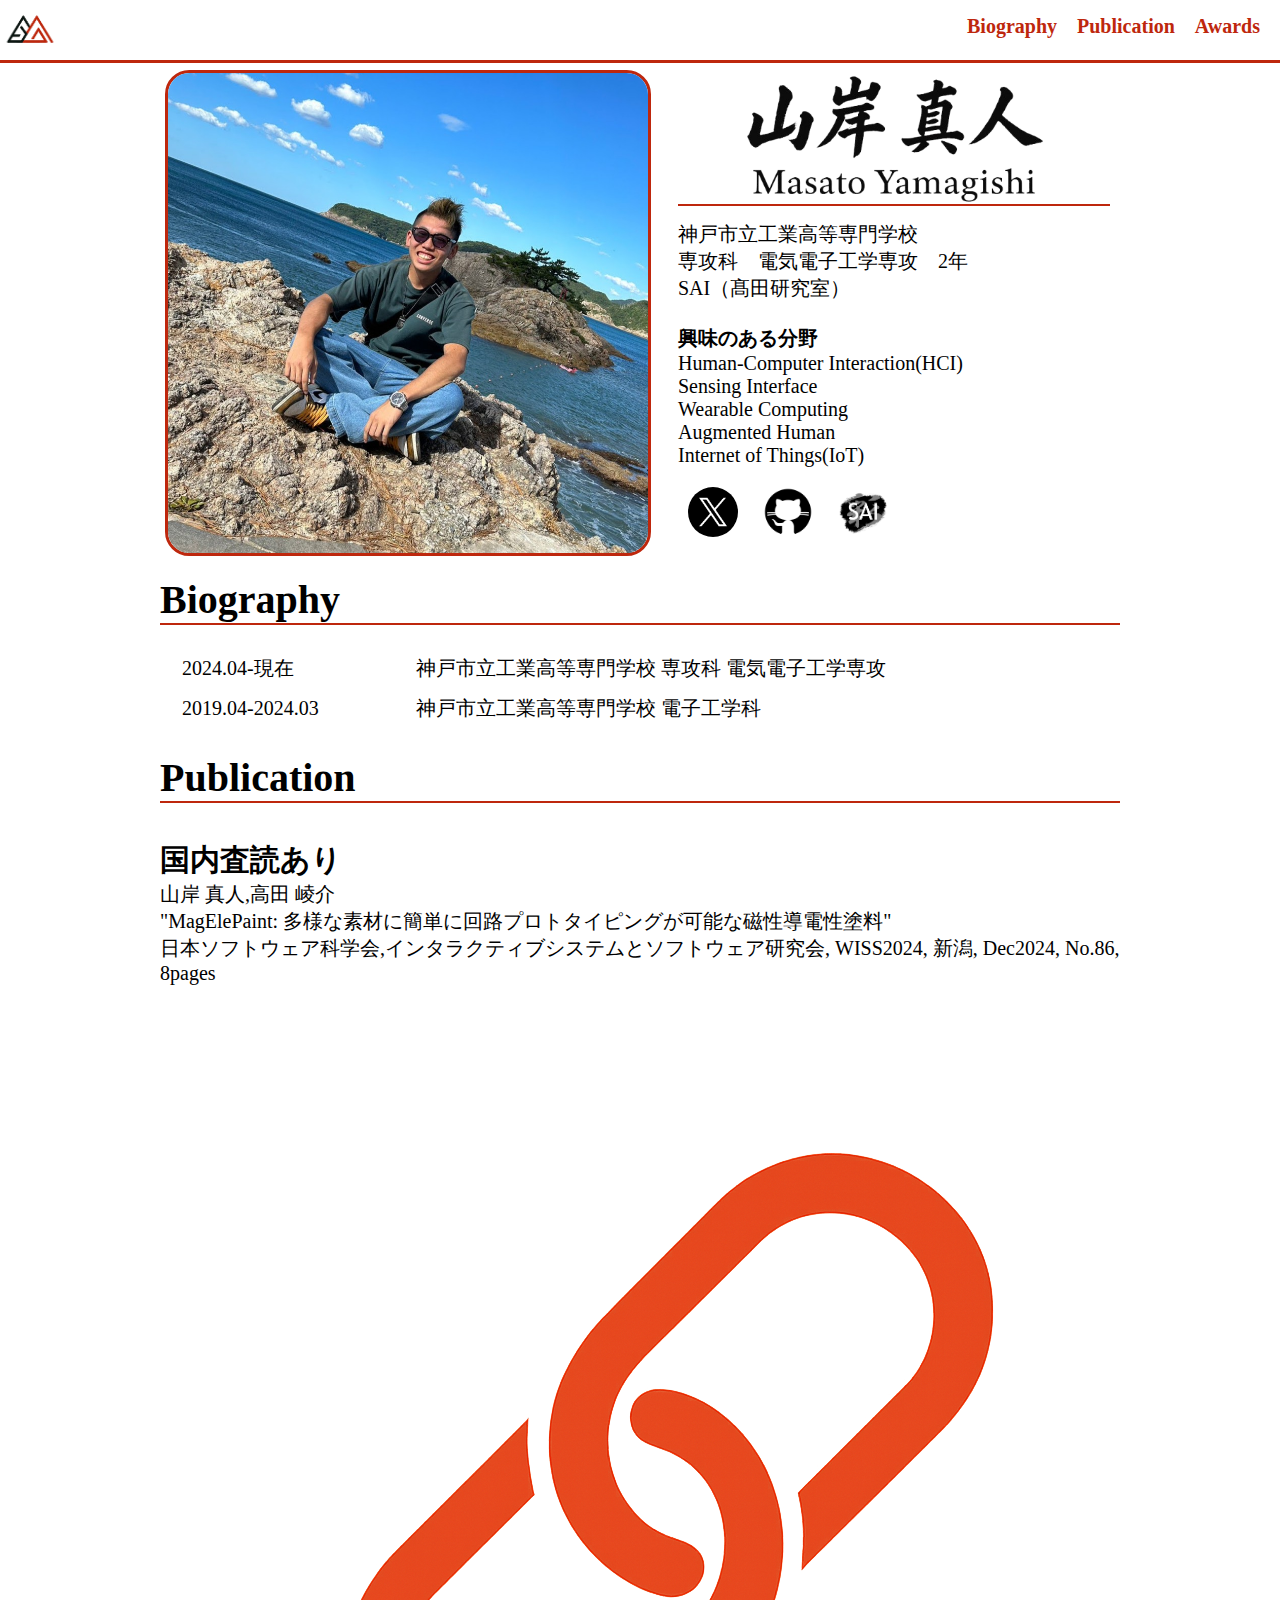
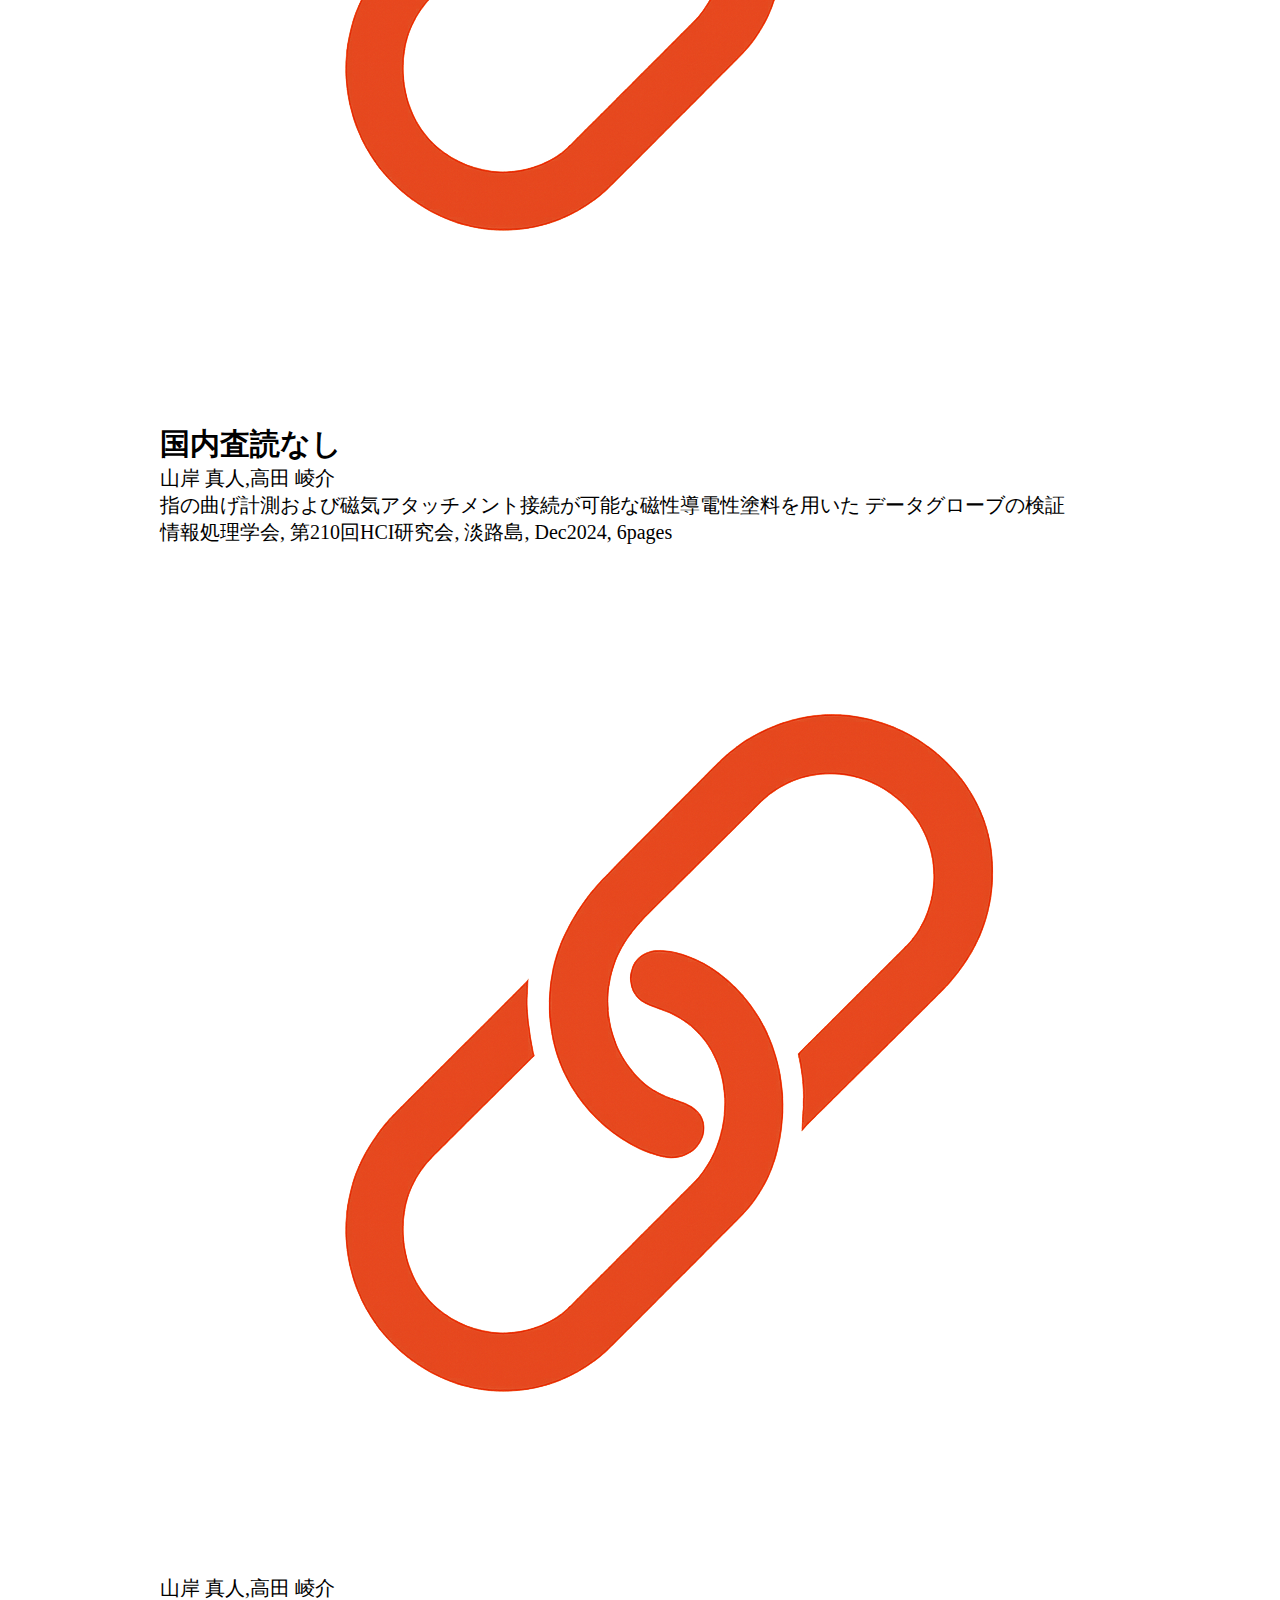
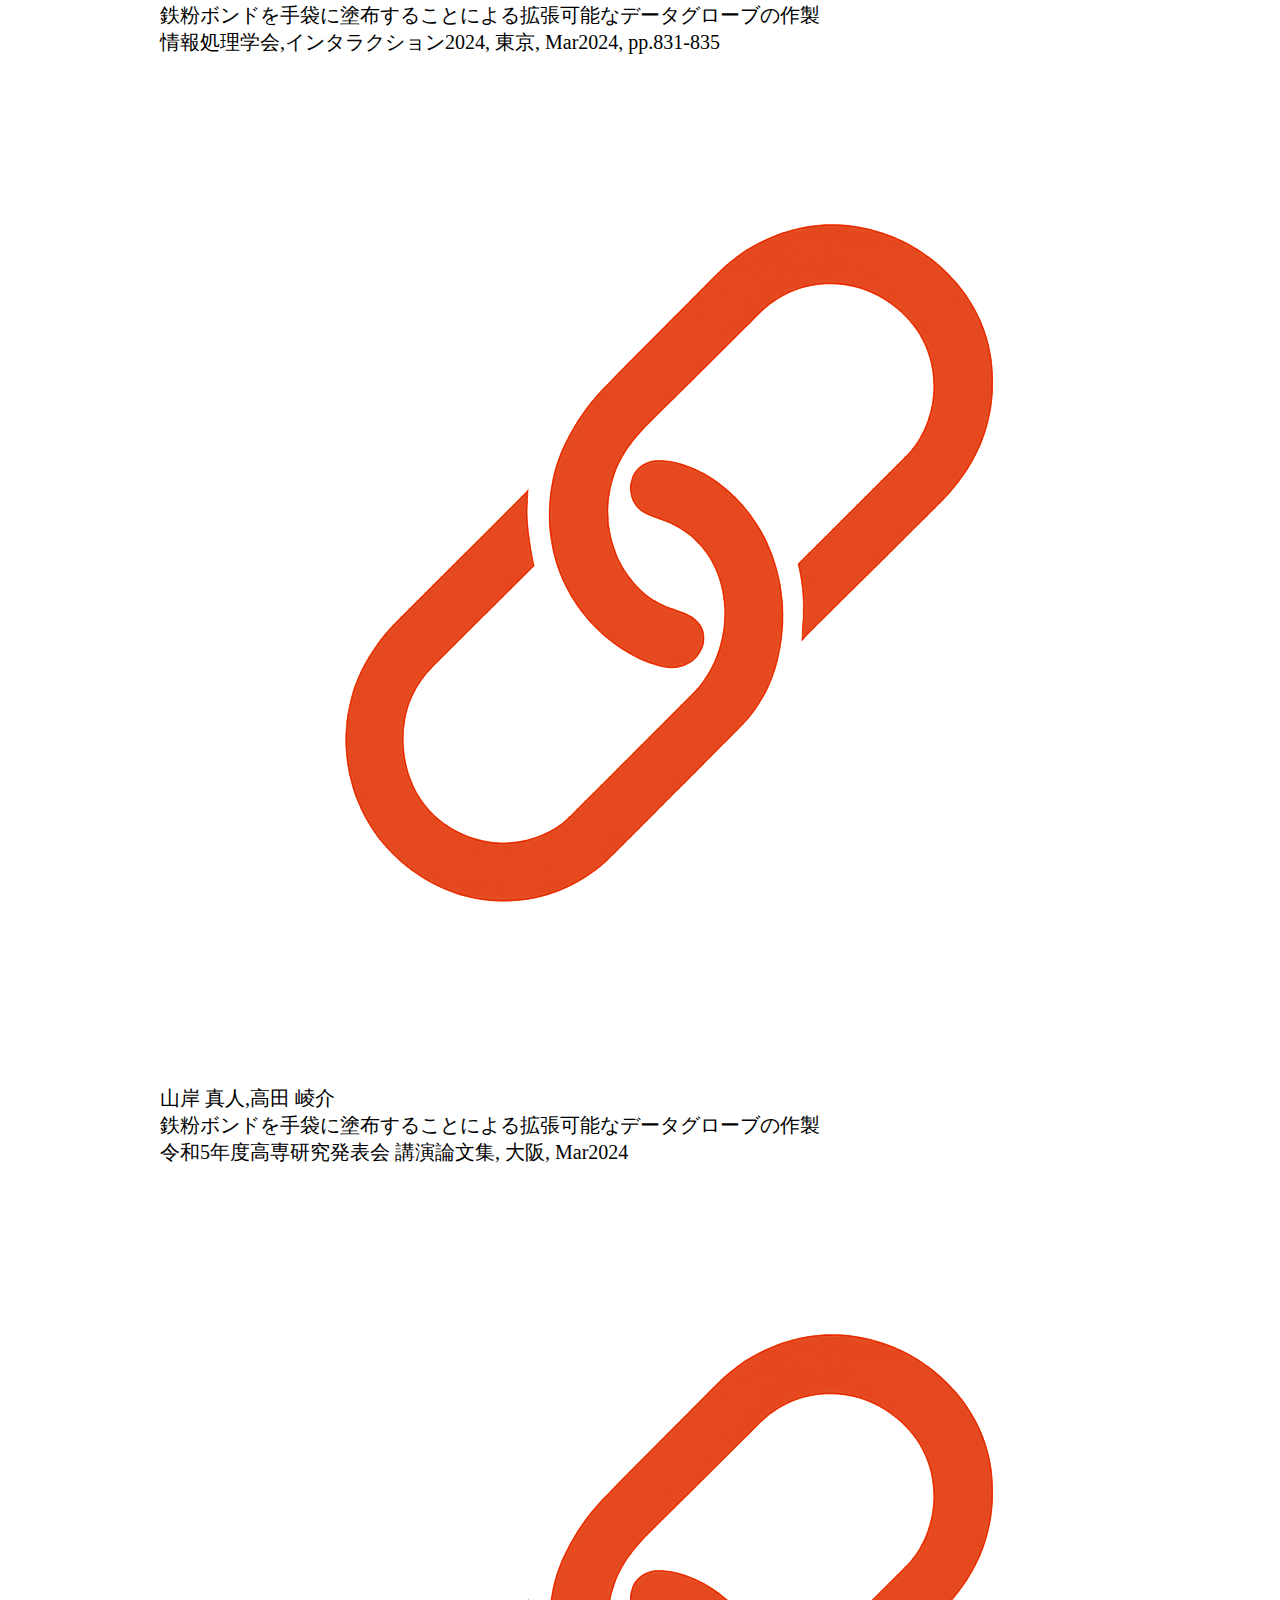
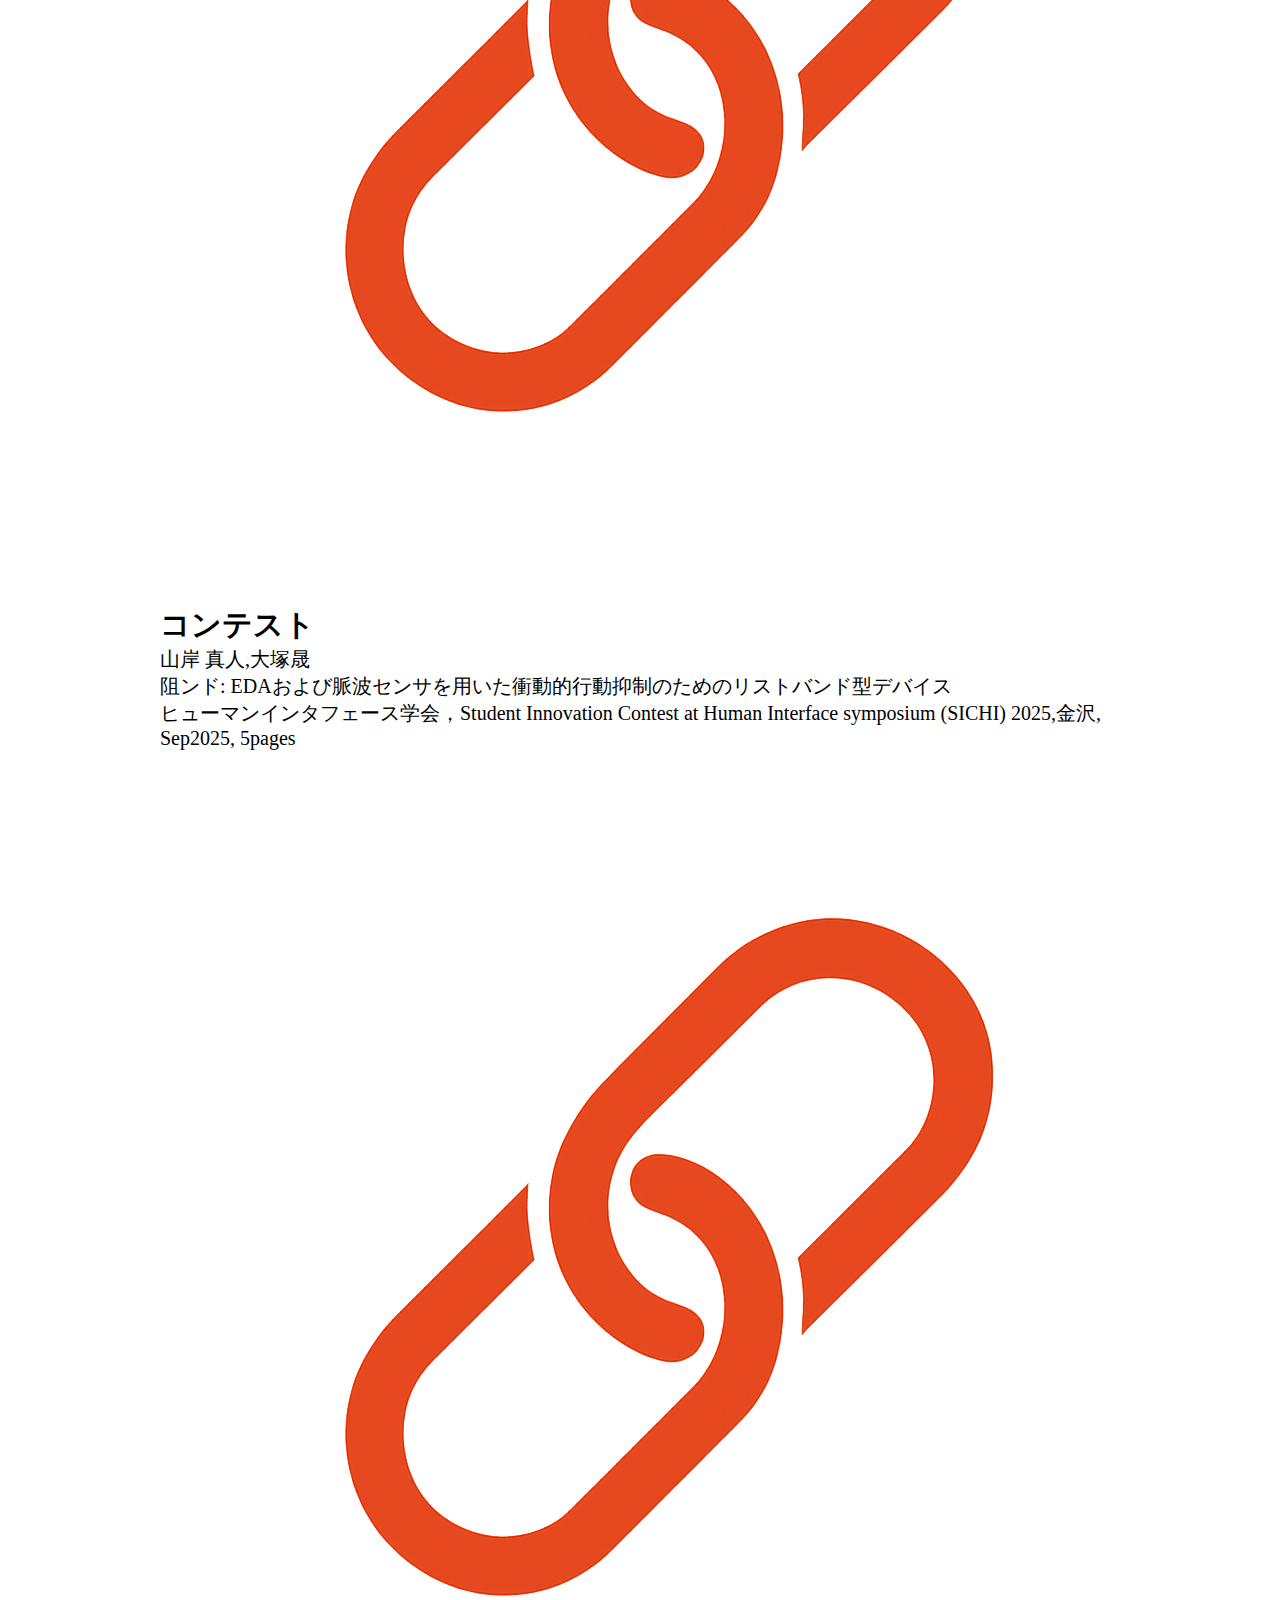
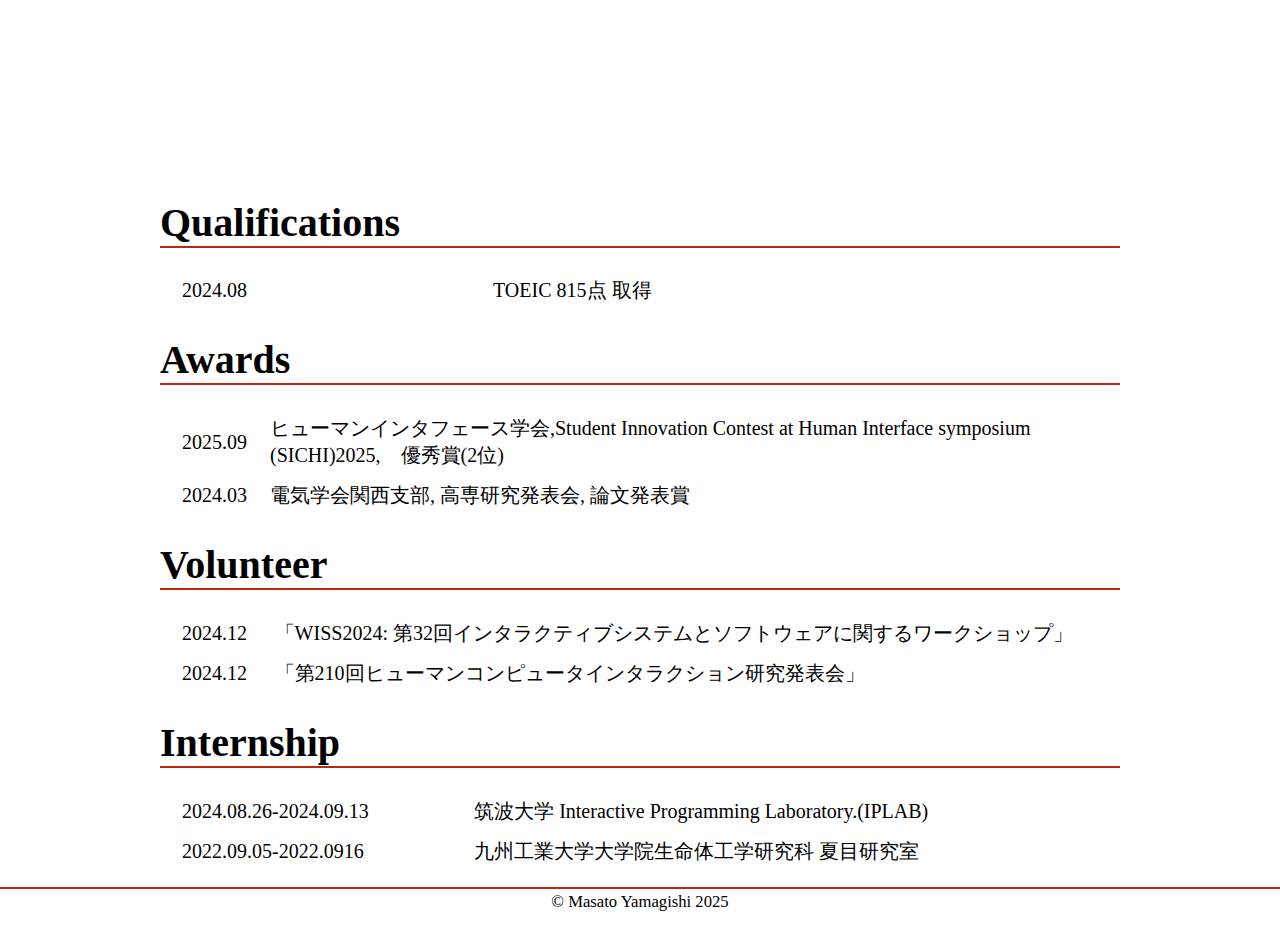
<file: index.html>
<!DOCTYPE html>
<html lang="ja">
  <head>
    <meta charset="utf-8" />
    <link rel="stylesheet" href="style.css" />
    <meta
      name="keywords"
      content="山岸真人,ヤマギシマサト,山岸,真人,Masato,Yamagishi,まさと,やまぎし,マサト,ヤマギシ"
    />

    <!-- タイトルの改善（キーワードを盛り込む） -->
    <title>山岸真人 | Masato Yamagishi</title>

    <!-- メタディスクリプション追加 -->
    <meta
      name="description"
      content="神戸市立工業高等専門学校  専攻科　電気電子工学専攻　2年 SAI（髙田研究室）"
    />

    <!-- Open Graph (SNS連携対策) -->
    <meta
      property="og:title"
      content="山岸真人 | Masato Yamagishi"
    />
    <meta
      property="og:description"
      content="神戸市立工業高等専門学校  専攻科　電気電子工学専攻　2年 SAI（髙田研究室）"
    />
    <meta
      property="og:image"
      content="https://masatohci.com/img/profile.jpg"
    />
    <meta property="og:type" content="website" />
    <meta property="og:url" content="https://masatohci.com/" />

    <!-- Twitterカード対応 -->
    <meta name="twitter:card" content="summary_large_image" />
    <meta name="twitter:site" content="@Masato_HCI" />
    <meta
      name="twitter:title"
      content="山岸真人 | Masato Yamagishi"
    />
    <meta
      name="twitter:description"
      content="神戸市立工業高等専門学校  専攻科　電気電子工学専攻　2年 SAI（髙田研究室）"
    />
    <meta
      name="twitter:image"
      content="https://masatohci.com/img/profile.jpg"
    />

    <meta name="robots" content="noimageindex">

    
    <!-- favicon -->
    <link rel="icon" href="img/IMG_2884.png" type="image/png" />
    <script type="application/ld+json">
    {
      "@context": "https://schema.org",
      "@type": "Person",
      "name": "山岸 真人",
      "url": "https://masatohci.com/",
      "image": "https://masatohci.com/img/icon_profile.png",
      "sameAs": [
        "https://x.com/Masato_HCI",
        "https://github.com/MasaWindu"
      ]
    }
    </script>
  </head>
  <body>
    <div id="header">
      <img src="img/icon-removebg-preview.png" />
      <a href="#Awards">Awards</a>
      <a href="#Publications">Publication</a>
      <a href="#Biography">Biography</a>
    </div>

    <div id="contents">
      <img src="img/profile.jpg" class="thisisme" />
      <div id="myname">
        <img src="img/myname.png" />
        <br />
        神戸市立工業高等専門学校<br />
        専攻科　電気電子工学専攻　2年<br />
        SAI（髙田研究室）<br />
        <br />
        <b>興味のある分野</b><br />
        Human-Computer Interaction(HCI)<br />
        Sensing Interface<br />
        Wearable Computing<br />
        Augmented Human<br />
        Internet of Things(IoT)<br />

        <div id="icon">
          <a href="https://x.com/Masato_HCI"
            ><img src="img/X.jpg" id="icon"
          /></a>
          <a href="https://github.com/MasaWindu"
            ><img src="img/github.png" id="icon"
          /></a>
          <a href="https://sai.ac/"><img src="img/SAI.png" id="icon" /></a>
        </div>
      </div>

      <h1 id="Biography">Biography</h1>
      <table>
        <tr>
          <td>2024.04-現在</td>
          <td>神戸市立工業高等専門学校 専攻科 電気電子工学専攻</td>
        </tr>
        <tr>
          <td>2019.04-2024.03</td>
          <td>神戸市立工業高等専門学校 電子工学科</td>
        </tr>
      </table>
      <h1 id="Publications">Publication</h1>
      <h2>国内査読あり</h2>
      <div class="publication">
        山岸 真人,高田 崚介<br />
        "MagElePaint:
        多様な素材に簡単に回路プロトタイピングが可能な磁性導電性塗料"<br />
        日本ソフトウェア科学会,インタラクティブシステムとソフトウェア研究会,
        WISS2024, 新潟, Dec2024, No.86, 8pages
        <a href="https://sai.ac/project/WISS2024_yamagishi"
          ><img src="img/link.png"
        /></a>
      </div>

      <h2>国内査読なし</h2>
      <div class="publication">
        山岸 真人,高田 崚介<br />
        指の曲げ計測および磁気アタッチメント接続が可能な磁性導電性塗料を用いた
        データグローブの検証<br />
        情報処理学会, 第210回HCI研究会, 淡路島, Dec2024, 6pages
        <a href="https://sai.ac/project/HCI210_yamagishi"
          ><img src="img/link.png"
        /></a>
      </div>
      <div class="publication">
        山岸 真人,高田 崚介<br />
        鉄粉ボンドを手袋に塗布することによる拡張可能なデータグローブの作製<br />
        情報処理学会,インタラクション2024, 東京, Mar2024, pp.831-835
        <a href="https://sai.ac/project/Interaction2024_yamagishi"
          ><img src="img/link.png"
        /></a>
      </div>
      <div class="publication">
        山岸 真人,高田 崚介<br />
        鉄粉ボンドを手袋に塗布することによる拡張可能なデータグローブの作製<br />
        令和5年度高専研究発表会 講演論文集, 大阪, Mar2024
        <a href="https://sai.ac/project/IEE2024_yamagishi"
          ><img src="img/link.png"
        /></a>
      </div>

       <h2>コンテスト</h2>
      <div class="publication">
        山岸 真人,大塚晟<br />
        阻ンド: EDAおよび脈波センサを用いた衝動的行動抑制のためのリストバンド型デバイス<br />
        ヒューマンインタフェース学会，Student Innovation Contest at Human Interface symposium (SICHI) 2025,金沢, Sep2025, 5pages
        <a href="https://sai.ac/project/HIS2025_yamagishi_otsuka"
          ><img src="img/link.png"
        /></a>
      </div>

      <h1><a name="Qualifications">Qualifications</a></h1>
      <table>
        <tr>
          <td>2024.08</td>
          <td>TOEIC 815点 取得</td>
        </tr>
      </table>
      <h1 id="Awards">Awards</h1>
      <table>
        <tr>
          <td>2025.09</td>
          <td>ヒューマンインタフェース学会,Student Innovation Contest at Human Interface symposium　(SICHI)2025,　優秀賞(2位)</td>
        </tr>
        <tr>
          <td>2024.03</td>
          <td>電気学会関西支部, 高専研究発表会, 論文発表賞</td>
        </tr>
      </table>
      <h1><a name="Volunteer">Volunteer</a></h1>
      <table>
        <tr>
          <td>2024.12</td>
          <td>
            「WISS2024:
            第32回インタラクティブシステムとソフトウェアに関するワークショップ」
          </td>
        </tr>
        <tr>
          <td>2024.12</td>
          <td>「第210回ヒューマンコンピュータインタラクション研究発表会」</td>
        </tr>
      </table>
      <h1><a name="Internship">Internship</a></h1>
      <table>
        <tr>
          <td>2024.08.26-2024.09.13</td>
          <td>筑波大学 Interactive Programming Laboratory.(IPLAB)</td>
        </tr>
        <tr>
          <td>2022.09.05-2022.0916</td>
          <td>九州工業大学大学院生命体工学研究科 夏目研究室</td>
        </tr>
      </table>
    </div>
    <div id="footer">
      <small>© Masato Yamagishi 2025</small>
    </div>
    <!-- Cloudflare Web Analytics --><script defer src='https://static.cloudflareinsights.com/beacon.min.js' data-cf-beacon='{"token": "77319775e0d7406cbe2f3dbc4761b3d9"}'></script><!-- End Cloudflare Web Analytics -->
  </body>
</html>
</file>
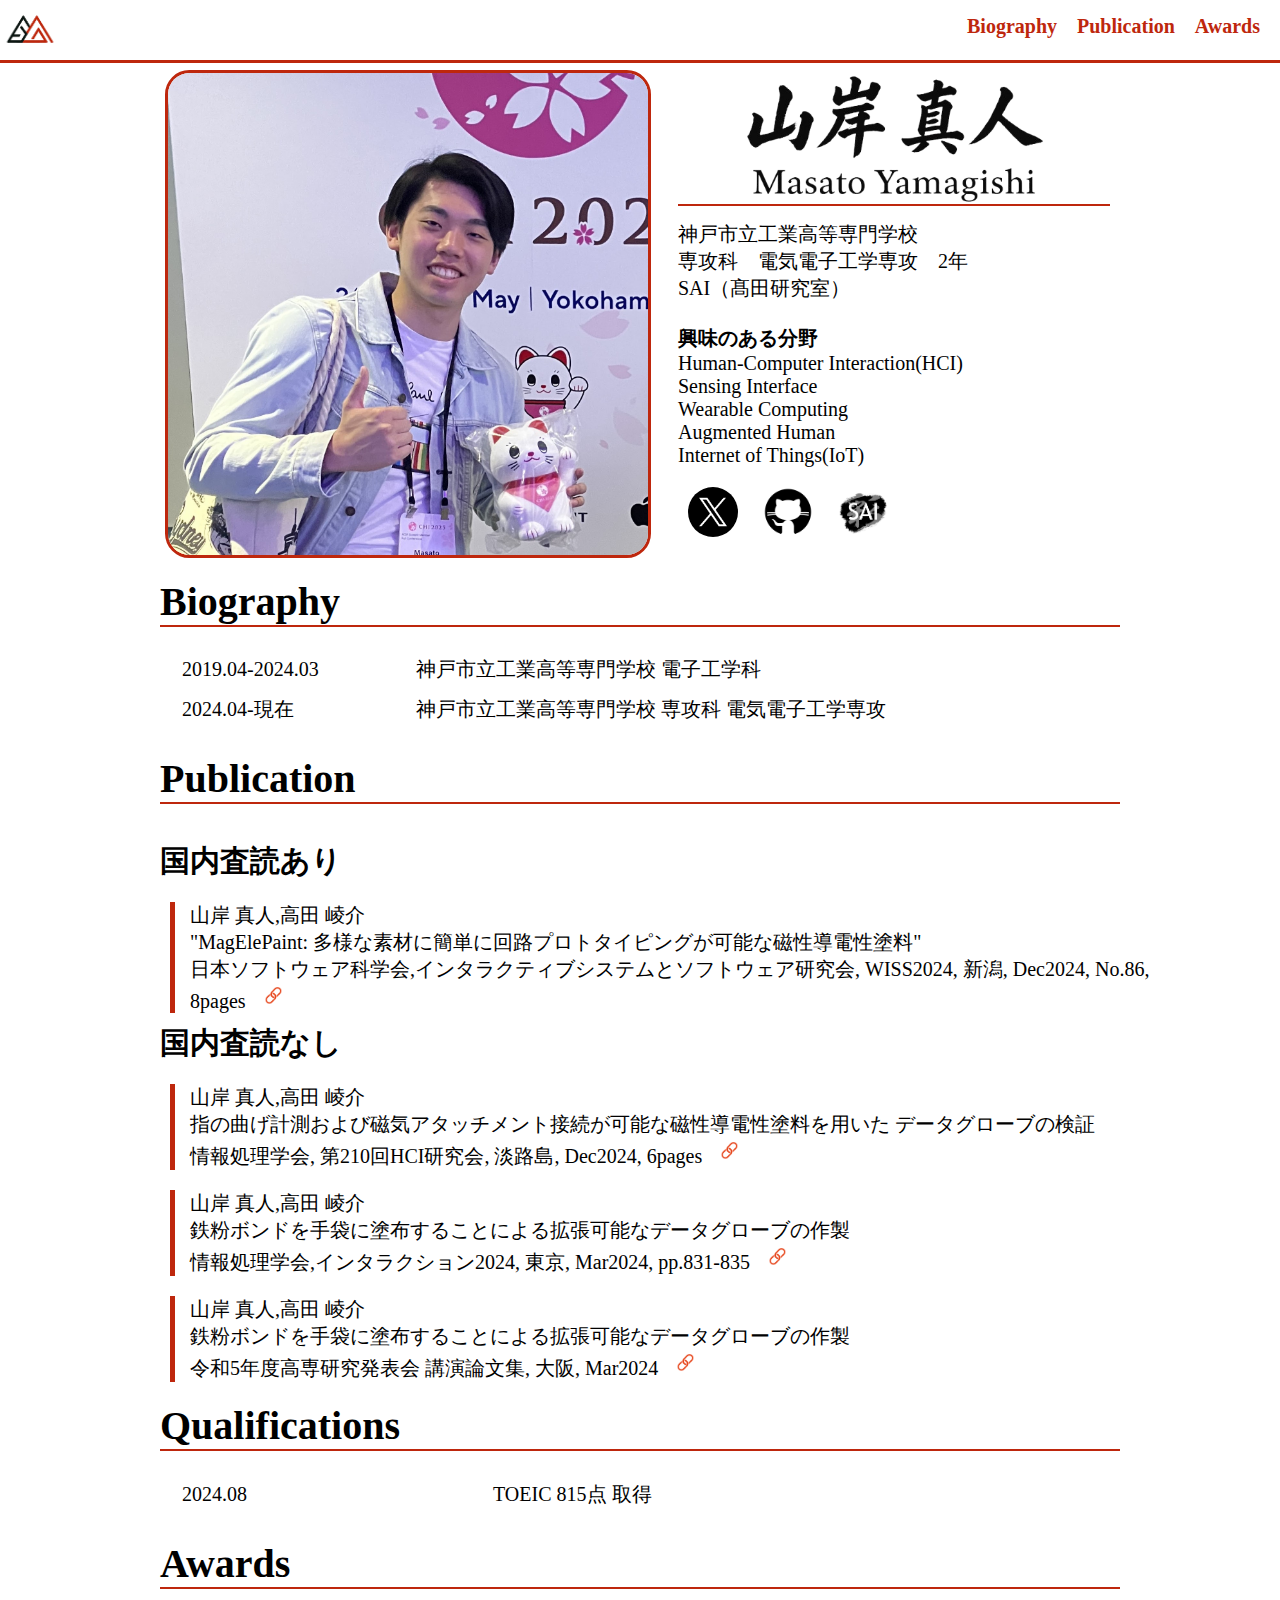
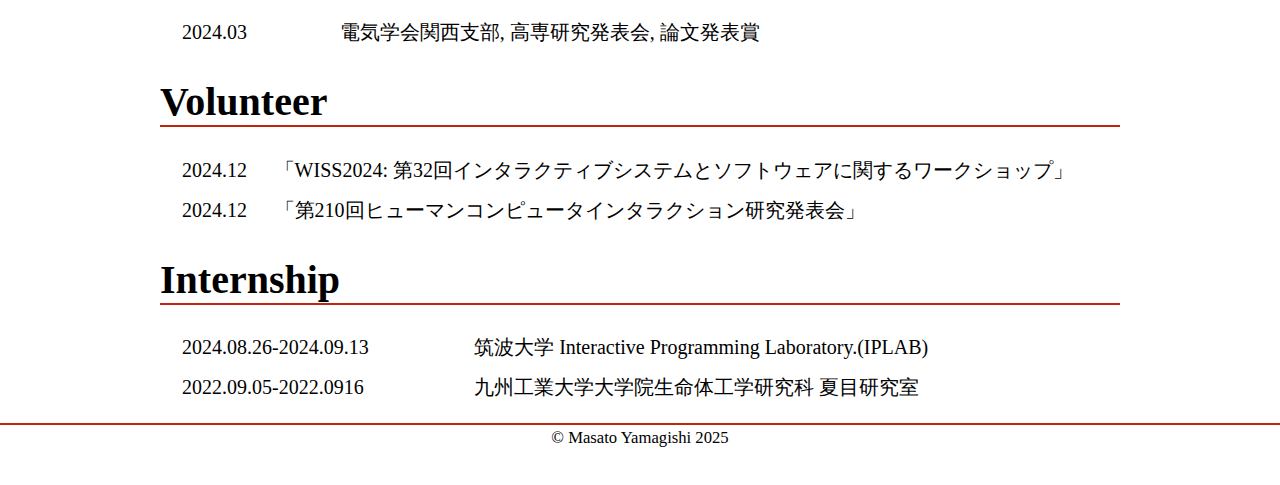
<file: home.html>
<!DOCTYPE html>
<html lang="ja">
  <head>
    <meta charset="utf-8" />
    <link rel="stylesheet" href="style.css" />

    <title>profile|山岸真人</title>
  </head>
  <body>
    <div id="header">
      <img src="img/icon-removebg-preview.png" />
      <a href="#Awards">Awards</a>
      <a href="#Publication">Publication</a>
      <a href="#Biography">Biography</a>
    </div>

    <div id="contents">
      <img src="img/profile.JPG" class="thisisme" />
      <div id="myname">
        <img src="img/myname.png" />
        <br />
        神戸市立工業高等専門学校<br />
        専攻科　電気電子工学専攻　2年<br />
        SAI（髙田研究室）<br />
        <br />
        <b>興味のある分野</b><br />
        Human-Computer Interaction(HCI)<br />
        Sensing Interface<br />
        Wearable Computing<br />
        Augmented Human<br />
        Internet of Things(IoT)<br />

        <div id="icon">
          <a href="https://x.com/Masato_HCI"
            ><img src="img/X.jpg" id="icon"
          /></a>
          <a href="https://github.com/MasaWindu"
            ><img src="img/github.png" id="icon"
          /></a>
          <a href="https://sai.ac/"><img src="img/SAI.png" id="icon" /></a>
        </div>
      </div>

      <h1><a name="Biography">Biography</a></h1>
      <table>
        <tr>
          <td>2019.04-2024.03</td>
          <td>神戸市立工業高等専門学校 電子工学科</td>
        </tr>
        <tr>
          <td>2024.04-現在</td>
          <td>神戸市立工業高等専門学校 専攻科 電気電子工学専攻</td>
        </tr>
      </table>
      <h1><a name="Publication">Publication</a></h1>
      <h2>国内査読あり</h2>
      <div id="publication">
        山岸 真人,高田 崚介<br />
        "MagElePaint:
        多様な素材に簡単に回路プロトタイピングが可能な磁性導電性塗料"<br />
        日本ソフトウェア科学会,インタラクティブシステムとソフトウェア研究会,
        WISS2024, 新潟, Dec2024, No.86, 8pages
        <a href="https://sai.ac/project/WISS2024_yamagishi"
          ><img src="img/link.png"
        /></a>
      </div>

      <h2>国内査読なし</h2>
      <div id="publication">
        山岸 真人,高田 崚介<br />
        指の曲げ計測および磁気アタッチメント接続が可能な磁性導電性塗料を用いた
        データグローブの検証<br />
        情報処理学会, 第210回HCI研究会, 淡路島, Dec2024, 6pages
        <a href="https://sai.ac/project/HCI210_yamagishi"
          ><img src="img/link.png"
        /></a>
      </div>
      <div id="publication">
        山岸 真人,高田 崚介<br />
        鉄粉ボンドを手袋に塗布することによる拡張可能なデータグローブの作製<br />
        情報処理学会,インタラクション2024, 東京, Mar2024, pp.831-835
        <a href="https://sai.ac/project/Interaction2024_yamagishi"
          ><img src="img/link.png"
        /></a>
      </div>
      <div id="publication">
        山岸 真人,高田 崚介<br />
        鉄粉ボンドを手袋に塗布することによる拡張可能なデータグローブの作製<br />
        令和5年度高専研究発表会 講演論文集, 大阪, Mar2024
        <a href="https://sai.ac/project/IEE2024_yamagishi"
          ><img src="img/link.png"
        /></a>
      </div>

      <h1><a name="Qualifications">Qualifications</a></h1>
      <table>
        <tr>
          <td>2024.08</td>
          <td>TOEIC 815点 取得</td>
        </tr>
      </table>
      <h1><a name="Awards">Awards</a></h1>
      <table>
        <tr>
          <td>2024.03</td>
          <td>電気学会関西支部, 高専研究発表会, 論文発表賞</td>
        </tr>
      </table>
      <h1><a name="Volunteer">Volunteer</a></h1>
      <table>
        <tr>
          <td>2024.12</td>
          <td>
            「WISS2024:
            第32回インタラクティブシステムとソフトウェアに関するワークショップ」
          </td>
        </tr>
        <tr>
          <td>2024.12</td>
          <td>「第210回ヒューマンコンピュータインタラクション研究発表会」</td>
        </tr>
      </table>
      <h1><a name="Internship">Internship</a></h1>
      <table>
        <tr>
          <td>2024.08.26-2024.09.13</td>
          <td>筑波大学 Interactive Programming Laboratory.(IPLAB)</td>
        </tr>
        <tr>
          <td>2022.09.05-2022.0916</td>
          <td>九州工業大学大学院生命体工学研究科 夏目研究室</td>
        </tr>
      </table>
    </div>
    <div id="footer">
      <small>© Masato Yamagishi 2025</small>
    </div>
  </body>
</html>
</file>
<file: style.css>
body {
  margin: 0px;
  font-size: 20px;
}

#header {
  width: 100%;
  height: 60px;
  background-color: #fff;
  border-bottom: 3px solid #be270d;
  position: fixed;
}

#header img {
  height: 60px;
  float: left;
}

#header a {
  height: 60px;
  padding-top: 15px;
  padding-right: 20px;
  color: #be270d;
  float: right;
  text-decoration: none;
  font-weight: bold;
}

#header a:hover {
  color: gray;
}

#contents {
  padding-top: 60px;
  width: 960px;
  background-color: #fff;
  margin: 0 auto;
}

.thisisme {
  width: 50%;
  float: left;
  margin-left: 5px;
  margin-top: 10px;
  border: 3px solid #be270d;
  border-radius: 5%;
}

#myname {
  width: 45%;
  float: right;
  margin-right: 10px;
}

#myname p {
  margin-left: 5px;
}
#myname img {
  width: 100%;
  margin-top: 10px;
  border-bottom: 2px solid #be270d;
  margin-bottom: 10px;
}

#icon img {
  width: 50px;
  border-radius: 50%;
  margin-left: 10px;
  margin-right: 10px;
  margin-top: 20px;
  border: none;
}

#icon img:hover {
  opacity: 0.5;
}

#publication img {
  width: 25px;
  border-radius: 50%;
  margin-left: 10px;
  margin-right: 10px;
  border: none;
}

#publication img:hover {
  opacity: 0.5;
}

h1 {
  width: 100%;
  margin-top: 20px;
  float: left;
  border-bottom: 2px solid #be270d;
}

h2 {
  width: 100%;
  margin-top: 10px;
  margin-bottom: 0px;
  float: left;
}

table {
  width: 100%;
  font-size: 20px;
}

td {
  padding-bottom: 10px;
  padding-left: 20px;
}

#publication {
  width: 100%;
  margin-top: 20px;
  padding-left: 15px;
  margin-left: 10px;
  border-left: 5px solid #be270d;
  float: left;
}

#footer {
  width: 100%;
  float: left;
  margin-top: 10px;
  height: 60px;
  text-align: center;
  border-top: 2px solid #be270d;
}

img{
    user-select: none;
    -moz-user-select: none;
    -webkit-user-select: none;
    -o-user-select: none;
    -ms-user-select: none;
    user-drag: none;
    -webkit-user-drag: none;
    -moz-user-select: none;
}

@media (max-width: 960px) {
  #contents {
    width: 100%;
  }
  h1 {
    padding-left: 20px;
  }
  table {
    font-size: 17px;
  }
}

@media (max-width: 560px) {
  #contents {
    width: 100%;
  }
  h1 {
    padding-left: 20px;
  }
}
</file>
